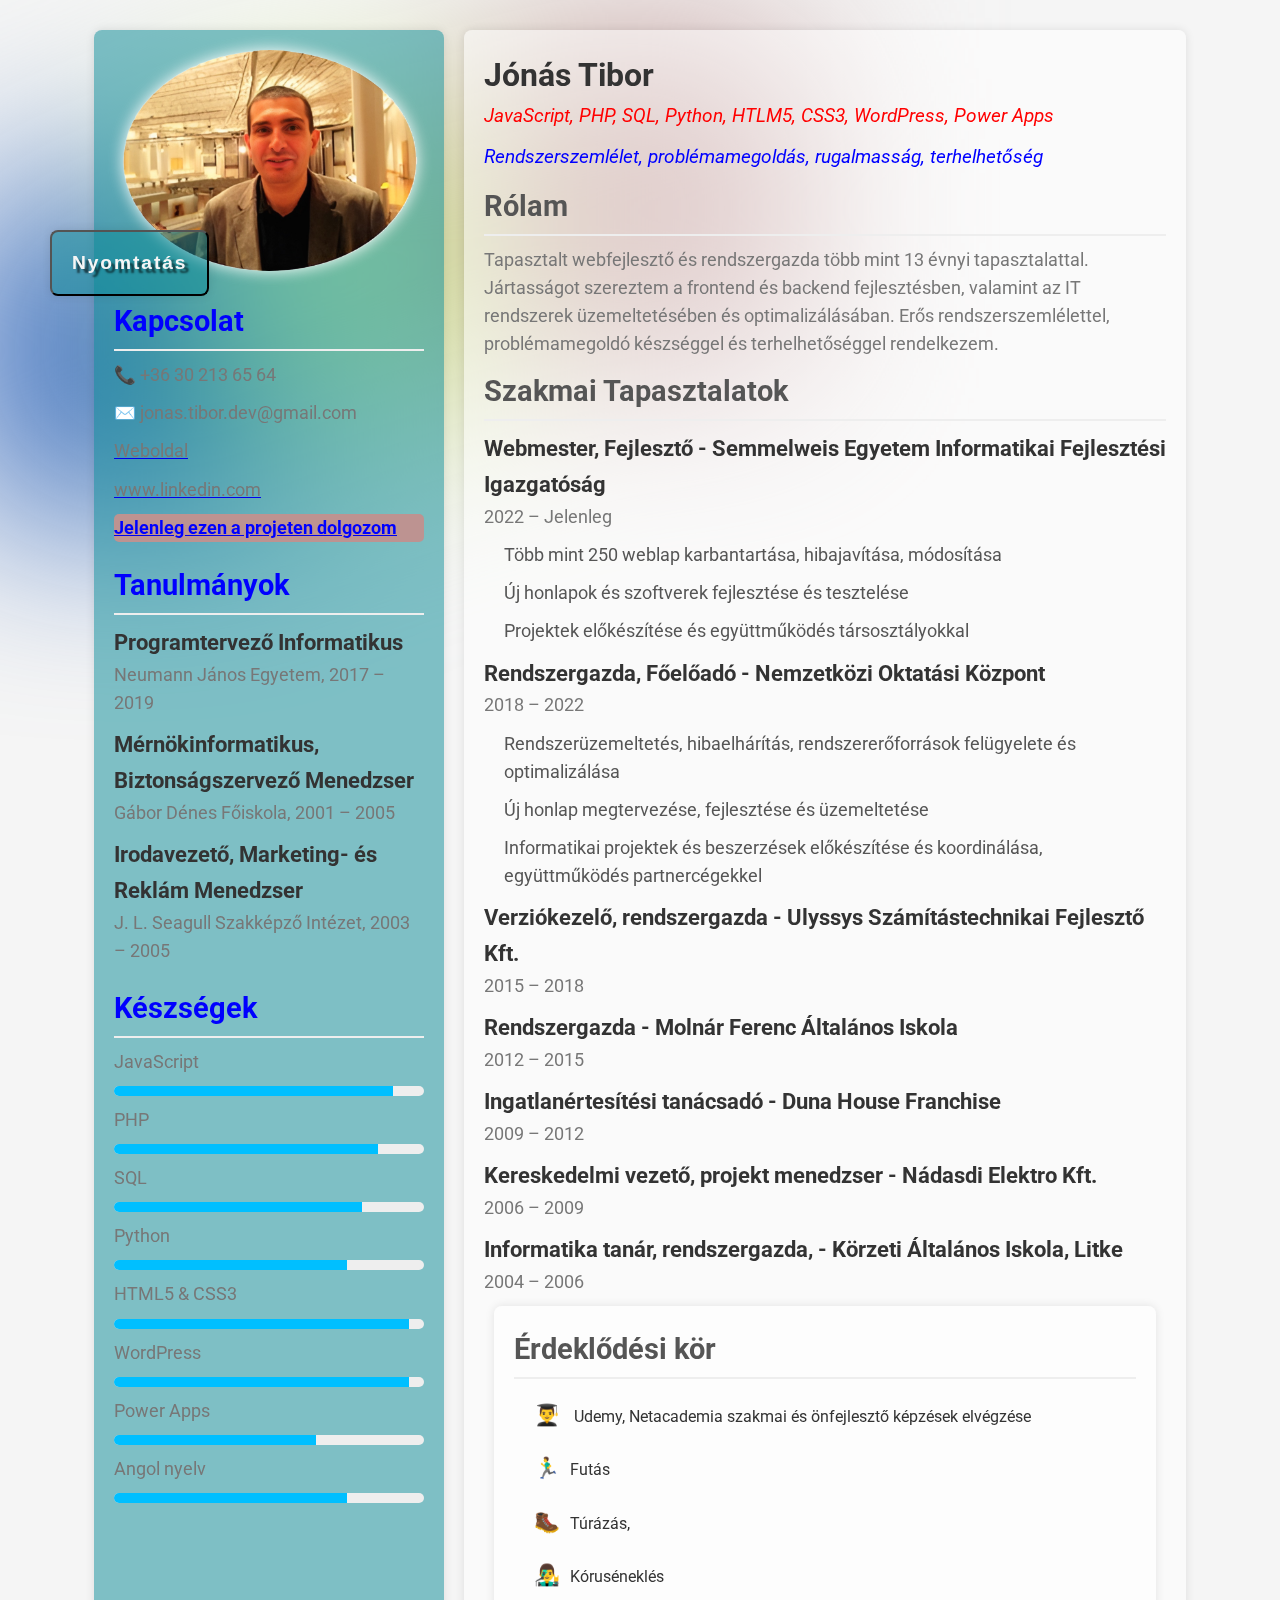
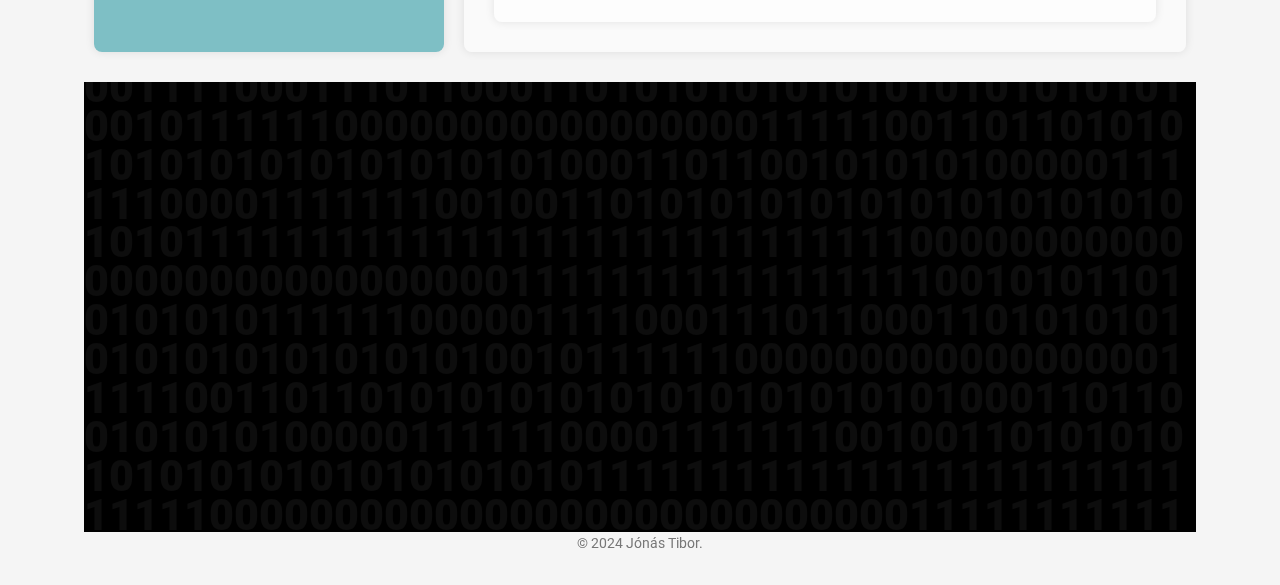
<file: index.html>
<!DOCTYPE html>
<html lang="hu">
  <head>
    <meta charset="UTF-8" />
    <meta name="viewport" content="width=device-width, initial-scale=1.0" />
    <title>Jónás Tibor Portfólió</title>
    <link rel="stylesheet" href="./assets/css/styles.css" />
    <link
      href="https://fonts.googleapis.com/css2?family=Roboto:wght@400;700&display=swap"
      rel="stylesheet"
    />
    <link
      rel="stylesheet"
      href="https://cdnjs.cloudflare.com/ajax/libs/font-awesome/6.0.0-beta3/css/all.min.css"
      integrity="sha384-k6RqeWeci5ZR/Lv4MR0sA0FfDOM4mdK6ZiX8ECrg7RY2wDA6zCbMAzQ2WEbVkQr4"
      crossorigin="anonymous"
    />
  </head>
  <body>
    <header>
      <div class="left-column">
        <img
          src="./assets/img/cv_pic.png"
          alt="Jónás Tibor"
          class="profile-pic"
        />
        <div class="contact-info">
          <h2>Kapcsolat</h2>
          <p>📞 +36 30 213 65 64</p>
          <p>✉️ jonas.tibor.dev@gmail.com</p>
          <a href="https://jonastibordev.github.io/cv/"
            ><i class="fas fa-globe"></i>
            <p>Weboldal</p></a
          >
          <a href="https://www.linkedin.com/in/tibor-j%C3%B3n%C3%A1s-689157310/"
            ><i class="fab fa-linkedin"></i>
            <p>www.linkedin.com</p></a
          >
          <a href="https://jonastibordev.github.io/stiopp/"
            ><i class="fas fa-globe"></i>
            <p class="present">Jelenleg ezen a projeten dolgozom</p></a
          >
        </div>
        <div class="education">
          <h2>Tanulmányok</h2>
          <div class="education-item">
            <h3>Programtervező Informatikus</h3>
            <p>Neumann János Egyetem, 2017 – 2019</p>
          </div>
          <div class="education-item">
            <h3>Mérnökinformatikus, Biztonságszervező Menedzser</h3>
            <p>Gábor Dénes Főiskola, 2001 – 2005</p>
          </div>
          <div class="education-item">
            <h3>Irodavezető, Marketing- és Reklám Menedzser</h3>
            <p>J. L. Seagull Szakképző Intézet, 2003 – 2005</p>
          </div>
        </div>
        <div class="skills">
          <h2>Készségek</h2>
          <div class="skill">
            <p>JavaScript</p>
            <div class="skill-bar">
              <div class="skill-level" style="width: 90%"></div>
            </div>
          </div>
          <div class="skill">
            <p>PHP</p>
            <div class="skill-bar">
              <div class="skill-level" style="width: 85%"></div>
            </div>
          </div>
          <div class="skill">
            <p>SQL</p>
            <div class="skill-bar">
              <div class="skill-level" style="width: 80%"></div>
            </div>
          </div>
          <div class="skill">
            <p>Python</p>
            <div class="skill-bar">
              <div class="skill-level" style="width: 75%"></div>
            </div>
          </div>
          <div class="skill">
            <p>HTML5 & CSS3</p>
            <div class="skill-bar">
              <div class="skill-level" style="width: 95%"></div>
            </div>
          </div>
          <div class="skill">
            <p>WordPress</p>
            <div class="skill-bar">
              <div class="skill-level" style="width: 95%"></div>
            </div>
          </div>
          <div class="skill">
            <p>Power Apps</p>
            <div class="skill-bar">
              <div class="skill-level" style="width: 65%"></div>
            </div>
          </div>
          <div class="skill">
            <p>Angol nyelv</p>
            <div class="skill-bar">
              <div class="skill-level" style="width: 75%"></div>
            </div>
          </div>
        </div>
      </div>
      <div class="right-column">
        <h1>Jónás Tibor</h1>
        <p class="motto">
          JavaScript, PHP, SQL, Python, HTLM5, CSS3, WordPress, Power Apps
        </p>
        <p class="motto">
          Rendszerszemlélet, problémamegoldás, rugalmasság, terhelhetőség
        </p>
        <section id="about">
          <h2>Rólam</h2>
          <p>
            Tapasztalt webfejlesztő és rendszergazda több mint 13 évnyi
            tapasztalattal. Jártasságot szereztem a frontend és backend
            fejlesztésben, valamint az IT rendszerek üzemeltetésében és
            optimalizálásában. Erős rendszerszemlélettel, problémamegoldó
            készséggel és terhelhetőséggel rendelkezem.
          </p>
        </section>

        <section id="experience">
          <h2>Szakmai Tapasztalatok</h2>
          <div class="job">
            <h3>
              Webmester, Fejlesztő - Semmelweis Egyetem Informatikai Fejlesztési
              Igazgatóság
            </h3>
            <p>2022 – Jelenleg</p>
            <ul>
              <li>
                Több mint 250 weblap karbantartása, hibajavítása, módosítása
              </li>
              <li>Új honlapok és szoftverek fejlesztése és tesztelése</li>
              <li>Projektek előkészítése és együttműködés társosztályokkal</li>
            </ul>
          </div>
          <div class="job">
            <h3>Rendszergazda, Főelőadó - Nemzetközi Oktatási Központ</h3>
            <p>2018 – 2022</p>
            <ul>
              <li>
                Rendszerüzemeltetés, hibaelhárítás, rendszererőforrások
                felügyelete és optimalizálása
              </li>
              <li>Új honlap megtervezése, fejlesztése és üzemeltetése</li>
              <li>
                Informatikai projektek és beszerzések előkészítése és
                koordinálása, együttműködés partnercégekkel
              </li>
            </ul>
          </div>
          <div class="job">
            <h3>
              Verziókezelő, rendszergazda - Ulyssys Számítástechnikai Fejlesztő
              Kft.
            </h3>
            <p>2015 – 2018</p>
          </div>
          <div class="job">
            <h3>Rendszergazda - Molnár Ferenc Általános Iskola</h3>
            <p>2012 – 2015</p>
          </div>
          <div class="job">
            <h3>Ingatlanértesítési tanácsadó - Duna House Franchise</h3>
            <p>2009 – 2012</p>
          </div>
          <div class="job">
            <h3>
              Kereskedelmi vezető, projekt menedzser - Nádasdi Elektro Kft.
            </h3>
            <p>2006 – 2009</p>
          </div>
          <div class="job">
            <h3>
              Informatika tanár, rendszergazda, - Körzeti Általános Iskola,
              Litke
            </h3>
            <p>2004 – 2006</p>
          </div>
        </section>
        <section class="hobby, right-column">
          <h2>Érdeklődési kör</h2>
          <div class="hobby">
            <ul>
              <li>
                <span class="emoji">👨‍🎓</span> Udemy, Netacademia szakmai és
                önfejlesztő képzések elvégzése
              </li>
              <li><span class="emoji">🏃‍♂️</span>Futás</li>
              <li><span class="emoji">🥾</span>Túrázás,</li>
              <li><span class="emoji">👨‍🎤</span>Kóruséneklés</li>
            </ul>
          </div>
        </section>
      </div>
      <span id="morph"></span>
    </header>
    <button class="left-column" id="print-button">Nyomtatás</button>
    <footer>
      <section class="background">
        <p class="numbers">
          [base64]
          [base64]
          [base64]
          [base64]
          [base64]
          [base64]
          [base64]
          [base64]
          [base64]
        </p>
      </section>
      <p>© 2024 Jónás Tibor.</p>
    </footer>
    <script src="./assets/js/script.js" defer></script>
  </body>
</html>
</file>
<file: assets/css/styles.css>
* {
  margin: 0;
  padding: 0;
  box-sizing: border-box;
}

body {
  max-width: 90%;
  margin: 0 auto;
  font-family: 'Roboto', sans-serif;
  line-height: 1.6;
  background-color: whitesmoke;
  color: #333;
  padding: 20px;
  overflow-x: hidden;
}

header {
  display: flex;
  flex-wrap: wrap;
  margin-bottom: 20px;
}

.left-column,
.right-column {
  flex: 1;
  padding: 20px;
  background: #ffffff80; /* Átlátszó háttér */
  border-radius: 8px;
  box-shadow: 0 0 10px rgba(0, 0, 0, 0.1);
  margin: 10px;
}

.left-column {
  max-width: 350px;
  background: #088a9680; /* Átlátszó háttér */
}

.profile-pic {
  width: 100%;
  border-radius: 50%;
  margin-bottom: 20px;
}

.contact-info,
.education,
.skills {
  margin-bottom: 20px;
}

.left-column h2 {
  color: blue;
}

h2 {
  font-size: 1.8em;
  margin-bottom: 10px;
  color: #555;
  border-bottom: 2px solid #eee;
  padding-bottom: 5px;
}

h3 {
  font-size: 1.4em;
  color: #333;
}

p {
  font-size: 1.1em;
  color: #777;
  margin-bottom: 10px;
}

.job ul {
  list-style-type: none;
  padding-left: 20px;
}

.job ul li {
  margin-bottom: 10px;
  font-size: 1.1em;
  color: #555;
}

.skill-bar {
  width: 100%;
  background: #eee;
  border-radius: 5px;
  overflow: hidden;
  margin-bottom: 10px;
}

.skill-level {
  height: 10px;
  background: #00bfff;
}

footer {
  text-align: center;
  margin-top: 20px;
}

footer p {
  font-size: 0.9em;
  color: #777;
}

.motto {
  font-size: 1.2em;
  font-style: italic;
  color: #666;
  margin-bottom: 20px;
}

@media (max-width: 768px) {
  header {
    flex-direction: column;
  }

  .left-column,
  .right-column {
    max-width: 100%;
  }

  .right-column h1 {
    font-size: 2em;
  }
  button {
    display: none;
  }
  footer {
    display: none;
  }
}
.background {
  display: flex;
  justify-content: center;
  align-items: center;
  height: 50vh;
  overflow: hidden;
  width: 100%;
  background: black;
}

.numbers {
  position: relative;
  cursor: default;
  display: flex;
  flex-direction: row;
  flex-wrap: wrap;
}
.numbers span {
  position: relative;
  font-size: 3em;
  font-weight: 900;
  color: rgba(255, 255, 255, 0.05);
  line-height: 0.9em;
  transition: 1s;
  user-select: none;
}

.numbers span:hover {
  transition: 0s;
  color: #fff;
  text-shadow: 0 0 10px #0f0, 0 0 20px #0f0, 0 0 40px #0f0, 0 0 80px #0f0,
    0 0 160px #0f0;
  z-index: 1000;
}

#morph {
  display: inline-block;
  background-color: #bd9391;
  height: 20em;
  aspect-ratio: 1;
  position: absolute;
  top: 3em;
  left: 30em;
  animation: move 16s cubic-bezier(0.65, 0.05, 0.36, 1) forwards infinite
    alternate;
  filter: blur(6em);
  z-index: -1;
}

@keyframes move {
  0% {
    top: 3em;
    left: 30em;
  }
  25% {
    top: 15em;
    left: 50em;
  }
  50% {
    top: 1em;
    left: 20em;
  }
  75% {
    top: 30em;
    left: 40em;
  }
  100% {
    top: 3em;
    left: 40em;
  }
}

#morph::before,
#morph::after {
  content: '';
  display: block;
  position: absolute;
  height: 100%;
  width: 100%;
}

#morph::before {
  top: 9em;
  right: 32em;
  animation: movebefore 13s ease-in-out forwards infinite alternate;
  background-color: #3066be;
}

@keyframes movebefore {
  35% {
    top: 2em;
    left: 28em;
  }
  65% {
    top: 1em;
    left: 58em;
  }
  75% {
    top: 2em;
    left: 28em;
  }
  95% {
    top: 2em;
    left: 38em;
  }
  100% {
    top: 6em;
    left: 12em;
  }
}

#morph::after {
  top: 4em;
  right: 19em;
  animation: moveafter 12s ease-in-out forwards infinite alternate;
  background-color: #dbf4a7;
}

@keyframes moveafter {
  30% {
    top: 12em;
    left: 0em;
  }
  35% {
    top: 2em;
    left: 28em;
  }
  65% {
    top: 1em;
    left: 58em;
  }
  75% {
    top: 2em;
    left: 28em;
  }
  90% {
    top: 0em;
    left: 52em;
  }
  100% {
    top: 0em;
    left: 52em;
  }
}

img {
  filter: drop-shadow(0 0 0.45rem rgb(255, 255, 255));
  opacity: 1;
}

img:hover {
  filter: drop-shadow(0 0 0.45rem rgb(255, 255, 255));
  opacity: 0.8;
}
@media print {
  button {
    display: none;
  }
  body {
    background: none;
    color: #000;
    font-size: 12pt;
  }
  footer {
    display: none;
  }

  .left-column,
  .right-column {
    box-shadow: none;
    margin: 0;
    padding: 0;
    background: none;
  }

  .left-column {
    max-width: none;
    width: 40%;
  }

  .right-column {
    width: 60%;
  }

  .profile-pic {
    display: none;
  }

  h1,
  h2,
  h3 {
    color: #000;
  }

  p,
  ul {
    color: #000;
  }

  ul {
    padding-left: 1.2em;
  }

  .skill-bar {
    background: none;
  }

  .skill-level {
    background: #000;
  }

  .job ul {
    list-style-type: disc;
  }
}

button {
  position: fixed;
  top: 220px;
  left: 40px;
  font-weight: 700;
  color: whitesmoke;
  font-size: larger;
  text-shadow: 4px 4px 2px rgba(0, 0, 0, 0.6);
  cursor: pointer;
  letter-spacing: 0.1em;
}

.motto {
  font-size: 1.2em;
  font-style: bold;
  color: red;
  margin-bottom: 10px;
}
.motto:nth-of-type(2) {
  color: blue;
}

.emoji {
  font-size: 1.3em;
  font-style: bold;
  color: #666;
  margin: 10px;
}

.hobby {
  display: flex;
  flex-wrap: wrap;
  list-style-type: none;
}

.hobby li {
  list-style-type: none;
  padding: 10px;
}
.present {
  color: blue;
  font-weight: bold;
  background-color: #bd9391;
  border-radius: 5px;
}
</file>
